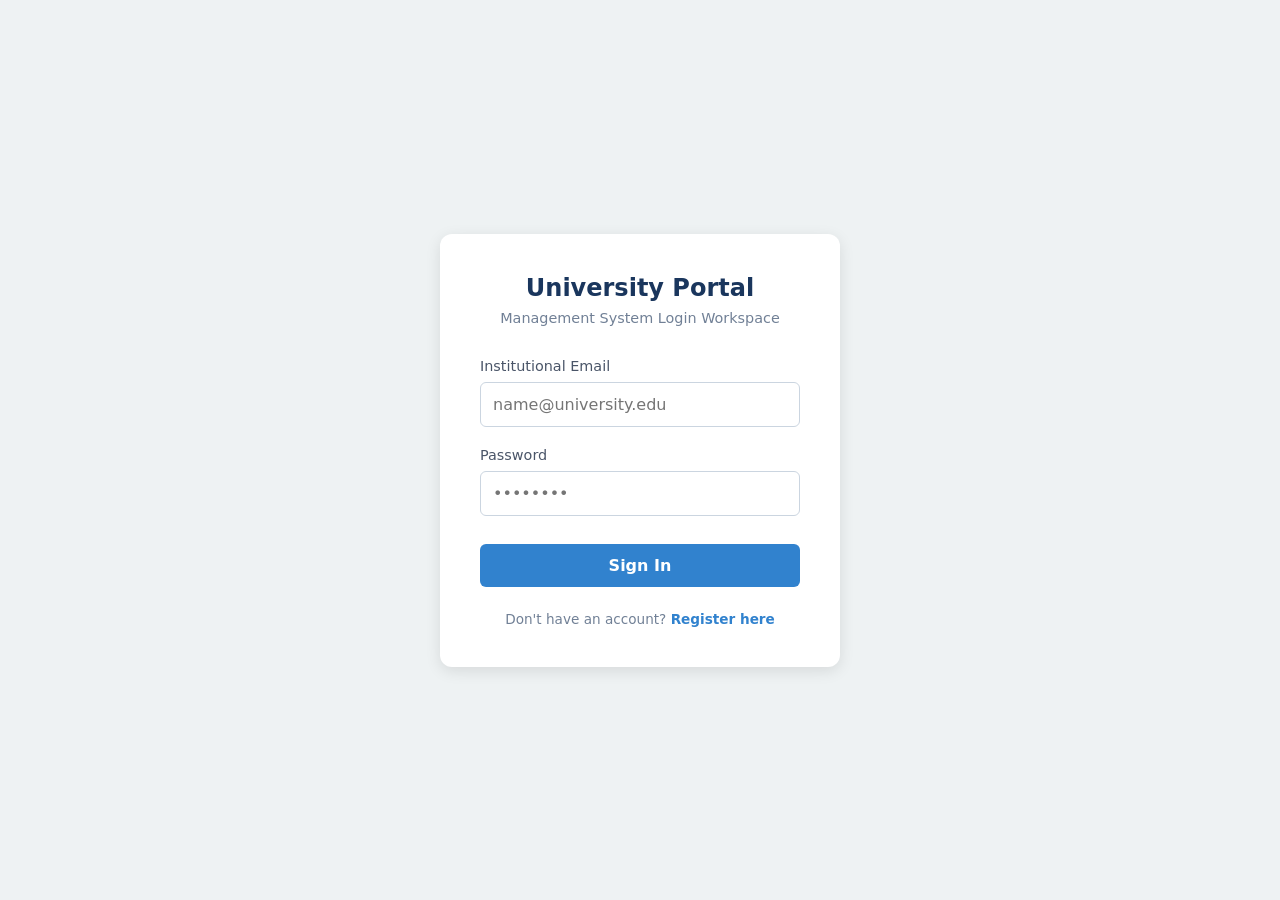
<file: index.html>
<!DOCTYPE html>
<html lang="en">
<head>
    <meta charset="UTF-8">
    <meta name="viewport" content="width=device-width, initial-scale=1.0">
    <title>University Portal - Login</title>
    <!-- 🎨 Connected to Base External Styles -->
    <link rel="stylesheet" href="./assets/css/styles.css">
</head>
<body>

<div class="login-card">
    <h2>University Portal</h2>
    <p class="subtitle">Management System Login Workspace</p>

    <div id="errorBox" class="error-msg"></div>

    <form id="loginForm">
        <div class="form-group">
            <label for="email">Institutional Email</label>
            <input type="email" id="email" placeholder="name@university.edu" required />
        </div>
        <div class="form-group">
            <label for="password">Password</label>
            <input type="password" id="password" placeholder="••••••••" required />
        </div>
        <button type="submit">Sign In</button>
    </form>

    <div class="footer-links">
        Don't have an account? <a href="./register.html">Register here</a>
    </div>
</div>

<!-- 🔌 Connected to Login Logic Script -->
<script type="module" src="./assets/js/login.js"></script>

</body>
</html>
</file>
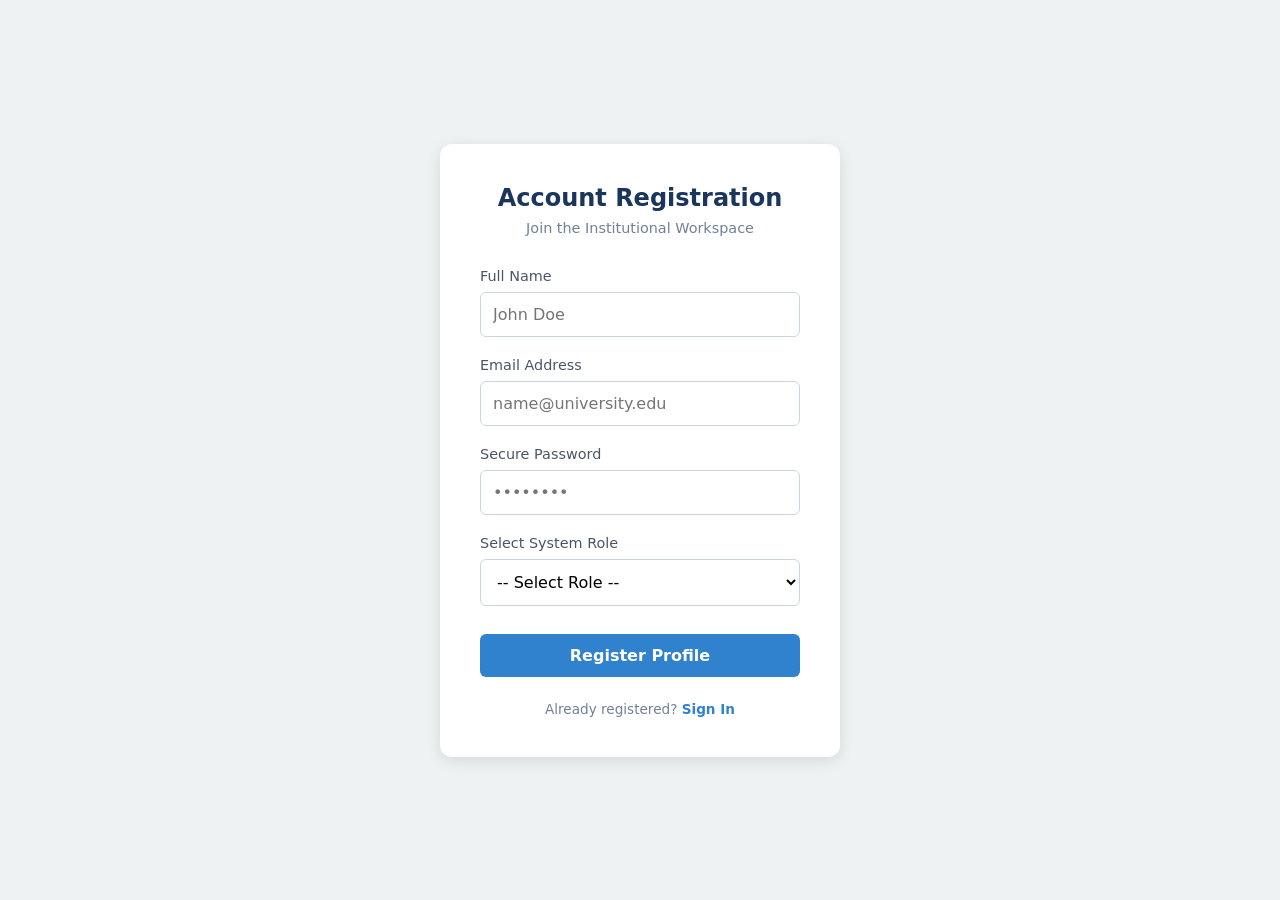
<file: register.html>
<!DOCTYPE html>
<html lang="en">
<head>
    <meta charset="UTF-8">
    <meta name="viewport" content="width=device-width, initial-scale=1.0">
    <title>University Portal - Create Account</title>
    <!-- 🎨 Connected to Base External Styles -->
    <link rel="stylesheet" href="./assets/css/styles.css">
</head>
<body>

<div class="login-card">
    <h2>Account Registration</h2>
    <p class="subtitle">Join the Institutional Workspace</p>

    <div id="errorBox" class="error-msg"></div>

    <form id="registerForm">
        <div class="form-group">
            <label for="regName">Full Name</label>
            <input type="text" id="regName" placeholder="John Doe" required />
        </div>
        <div class="form-group">
            <label for="regEmail">Email Address</label>
            <input type="email" id="regEmail" placeholder="name@university.edu" required />
        </div>
        <div class="form-group">
            <label for="regPassword">Secure Password</label>
            <input type="password" id="regPassword" placeholder="••••••••" minlength="6" required />
        </div>
        <div class="form-group">
            <label for="regRole">Select System Role</label>
            <select id="regRole" required>
                <option value="" disabled selected>-- Select Role --</option>
                <option value="STUDENT">Student</option>
                <option value="FACULTY">Faculty</option>
            </select>
        </div>
        <button type="submit">Register Profile</button>
    </form>

    <div class="footer-links">
        Already registered? <a href="./index.html">Sign In</a>
    </div>
</div>

<!-- 🔌 Connected to Registration Logic Script -->
<script type="module" src="./assets/js/register.js"></script>

</body>
</html>
</file>
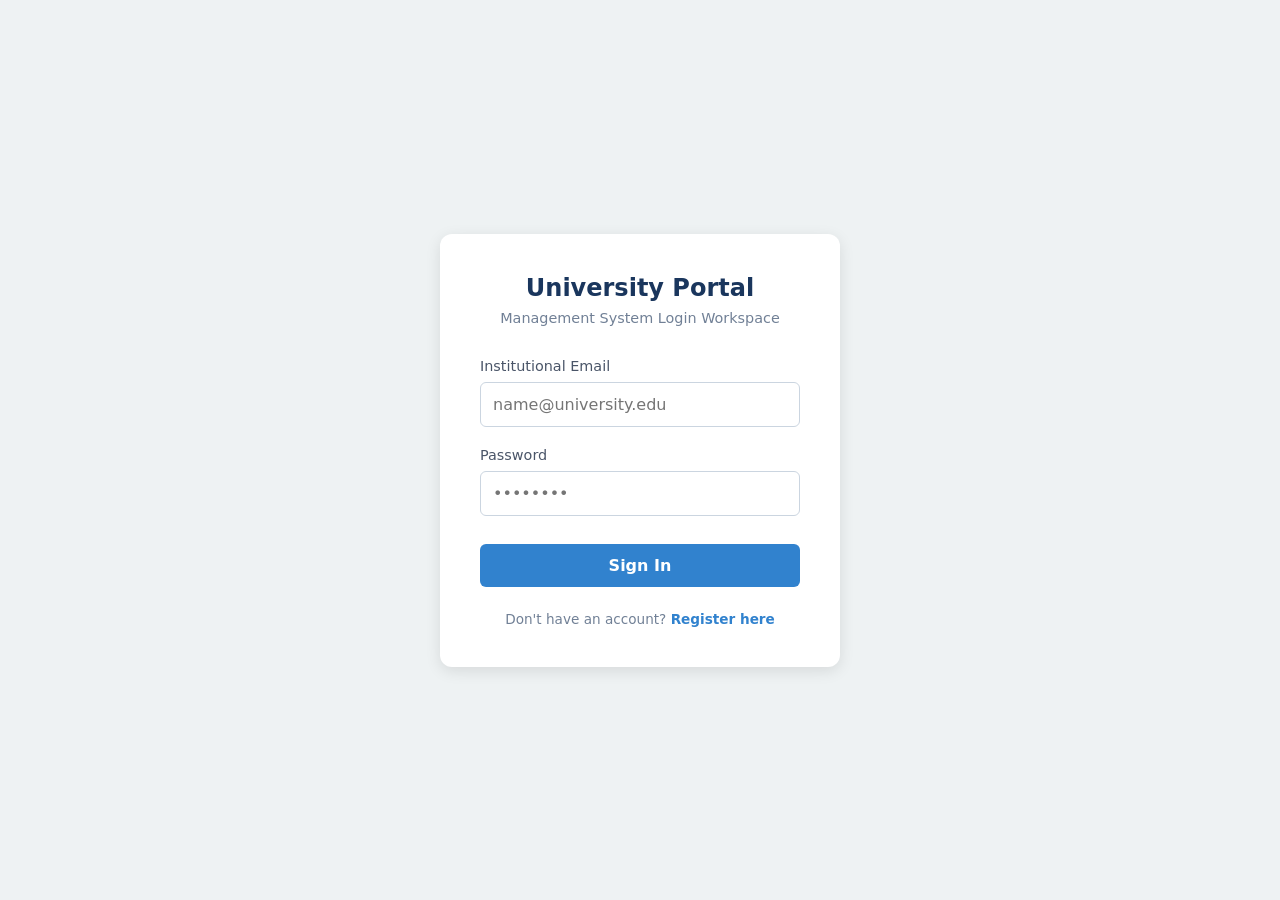
<file: dashboards/admin.html>
<!DOCTYPE html>
<html lang="en">
<head>
    <meta charset="UTF-8">
    <meta name="viewport" content="width=device-width, initial-scale=1.0">
    <title>Administration Console - Navigation Suite</title>
    <!-- 🎨 Connected to External Dashboard Stylesheet -->
    <link rel="stylesheet" href="../assets/css/dashboard.css">
</head>
<body class="admin-dashboard-body">

    <!-- 🧭 LEFT NAVIGATION SIDEBAR -->
    <nav class="sidebar">
        <div class="sidebar-brand">
            🏛️ Campus Admin
        </div>
        <ul class="sidebar-menu">
            <!-- 🏢 Department Operations Links -->
            <li class="sidebar-item active" data-target="view-depts">📂 List of Departments</li>
            <li class="sidebar-item" data-target="deploy-dept">➕ Deploy Department</li>

            <!-- 📚 Course Operations Links -->
            <li class="sidebar-item" data-target="view-courses">📖 List of Courses</li>
            <li class="sidebar-item" data-target="deploy-course">➕ Deploy Courses</li>

            <!-- 🧑‍🏫 Faculty Operations Links -->
            <li class="sidebar-item" data-target="register-faculty">✍️ Register Faculty</li>
            <li class="sidebar-item" data-target="view-faculty">👥 List of All Faculty</li>

            <!-- 🎓 Student Operations Links -->
            <li class="sidebar-item" data-target="register-student">📝 Student Registration</li>
            <li class="sidebar-item" data-target="view-students">👥 List of Registered Students</li>
            <li class="sidebar-item" data-target="view-enrolled">🎓 List of Students Enrolled</li>
        </ul>
        <div class="sidebar-footer">
            <button id="logoutBtn" class="logout-btn">🚪 Terminate Session</button>
        </div>
    </nav>

    <!-- 🖥️ MAIN WORKSPACE CONSOLE WINDOW -->
    <main class="main-content">

        <div class="top-navbar">
            <h2 id="currentNavTitle" class="nav-title-header">List of Departments</h2>
            <div>
                <strong>Identity Flag:</strong> <span id="adminName" class="badge-text-admin">Workspace Management Active</span>
            </div>
        </div>

        <!-- ──────────────── TAB PANEL CONTENT LAYERS ──────────────── -->

        <!-- 📂 TAB 1: LIST OF DEPARTMENTS -->
        <div id="view-depts" class="tab-panel active">
            <div class="panel">
                <h3>Deployed Departments Catalog</h3>
                <div class="scrollable-table-wrapper">
                    <table class="nested-clean-table">
                        <thead>
                            <tr>
                                <th>ID</th>
                                <th>Code</th>
                                <th>Department Identity</th>
                            </tr>
                        </thead>
                        <tbody id="deptTable"></tbody>
                    </table>
                </div>
            </div>
        </div>

        <!-- ➕ TAB 2: DEPLOY DEPARTMENT -->
        <div id="deploy-dept" class="tab-panel">
            <div class="panel partial-width-panel">
                <h3>Deploy Department Infrastructure</h3>
                <form id="deptForm">
                    <input type="text" id="deptName" placeholder="Department Name (e.g., Computer Science)" required />
                    <input type="text" id="deptCode" placeholder="Department Code (e.g., CSE)" class="margin-spacing-field" required />
                    <button type="submit" class="primary-btn">Deploy Department</button>
                </form>
            </div>
        </div>

        <!-- 📖 TAB 3: LIST OF COURSES -->
        <div id="view-courses" class="tab-panel">
            <div class="panel">
                <h3>Academic Course Registry Catalog</h3>
                <!-- 📜 Scrollable Table Wrapper constraints height to exactly 5 elements out-of-the-box -->
                <div class="scrollable-table-wrapper expansive-scrollbox">
                    <table class="nested-clean-table">
                        <thead>
                            <tr>
                                <th>Duration</th>
                                <th>Course Title & Details</th>
                                <th>Actions</th>
                            </tr>
                        </thead>
                        <tbody id="courseTable"></tbody>
                    </table>
                </div>
            </div>
        </div>

        <!-- ➕ TAB 4: DEPLOY COURSES -->
        <div id="deploy-course" class="tab-panel">
            <div class="panel partial-width-panel">
                <h3>Academic Course Registry</h3>
                <form id="courseForm">
                    <input type="text" id="courseName" placeholder="Course Name (e.g., Web Architecture)" required />
                    <input type="text" id="courseDuration" placeholder="Duration (e.g., 4 Months, 1 Semester)" required />
                    <input type="number" id="courseFee" placeholder="Tuition Fee (e.g., 1500.00)" step="0.01" min="1" required />

                    <select id="courseProgramYear" required>
                        <option value="" disabled selected>-- Select Program Year --</option>
                        <option value="1">Year 1</option>
                        <option value="2">Year 2</option>
                        <option value="3">Year 3</option>
                        <option value="4">Year 4</option>
                    </select>

                    <select id="courseDept" required>
                        <option value="" disabled selected>-- Select Department Reference --</option>
                    </select>

                    <button type="submit" class="primary-btn">Deploy Course</button>
                </form>
            </div>
        </div>

        <!-- ✍️ TAB 5: REGISTER FACULTY -->
        <div id="register-faculty" class="tab-panel">
            <div class="panel full-width">
                <h3>Faculty Accounts Provisioning</h3>
                <div class="form-wrapper-box-faculty">
                    <h4 class="form-title-text">Register New Faculty Profile</h4>
                    <form id="adminFacultyRegForm" class="grid-form-faculty">
                        <input type="text" id="facRegName" placeholder="Faculty Full Name (e.g., Dr. Smith)" required />
                        <input type="text" id="facRegUsername" placeholder="Unique Username (e.g., smith_doc)" required />
                        <input type="email" id="facRegEmail" placeholder="faculty@university.edu" required />
                        <input type="text" id="facRegSpecialization" placeholder="Specialization (e.g., Cyber Security)" required />
                        <input type="password" id="facRegPassword" placeholder="Secure Password" minlength="6" required />

                        <select id="facRegDept" class="span-two-columns" required>
                            <option value="" disabled selected>-- Select Mapped Department --</option>
                        </select>

                        <button type="submit" class="primary-btn span-two-columns margin-top-button">Deploy Faculty Account</button>
                    </form>
                </div>
            </div>
        </div>

        <!-- 👥 TAB 6: LIST OF ALL FACULTY -->
        <div id="view-faculty" class="tab-panel">
            <div class="panel full-width">
                <h3>Registered Institutional Faculty Roster</h3>
                <div class="scrollable-table-wrapper">
                    <table class="nested-clean-table">
                        <thead>
                            <tr>
                                <th>User ID</th>
                                <th>Name</th>
                                <th>Email</th>
                                <th>Assigned Context</th>
                                <th>Action</th>
                            </tr>
                        </thead>
                        <tbody id="facultyProfilesTable"></tbody>
                    </table>
                </div>
            </div>
        </div>

        <!-- 📝 TAB 7: STUDENT REGISTRATION -->
        <div id="register-student" class="tab-panel">
            <div class="panel full-width">
                <h3>Student Accounts Provisioning</h3>
                <div class="form-wrapper-box-student">
                    <h4 class="form-title-text">Onboard New Student Profile</h4>
                    <form id="adminStudentRegForm" class="grid-form-student">
                        <input type="text" id="stdRegName" placeholder="Student Full Name (e.g., John Doe)" required />
                        <input type="text" id="stdRegUsername" placeholder="Unique Login Username (e.g., john_std)" required />
                        <input type="email" id="stdRegEmail" placeholder="student@university.edu" required />
                        <input type="password" id="stdRegPassword" placeholder="Secure Password" minlength="6" required />

                        <select id="stdRegDept" class="span-two-columns" required>
                            <option value="" disabled selected>-- Select Mapped Department --</option>
                        </select>

                        <button type="submit" class="primary-btn span-two-columns margin-top-button">Deploy Student Account</button>
                    </form>
                </div>
            </div>
        </div>

        <!-- 👥 TAB 8: LIST OF REGISTERED STUDENTS -->
        <div id="view-students" class="tab-panel">
            <div class="panel full-width">
                <h3>Registered Institutional Student Base</h3>
                <div class="scrollable-table-wrapper">
                    <table class="nested-clean-table">
                        <thead>
                            <tr>
                                <th>User ID</th>
                                <th>Name</th>
                                <th>Email</th>
                                <th>Assigned Context</th>
                                <th>Action</th>
                            </tr>
                        </thead>
                        <!-- id matches document.getElementById('profilesTable') in adminDashboard.js -->
                        <tbody id="profilesTable"></tbody>
                    </table>
                </div>
            </div>
        </div>

        <!-- 🎓 TAB 9: LIST OF STUDENTS ENROLLED -->
        <div id="view-enrolled" class="tab-panel">
            <div class="panel full-width">
                <h3>Course Enrollment Roster</h3>

                <!-- 🧑‍🏫 Assigned Instructor Meta Display Bar -->
                <div id="assignedFacultyBox" class="assigned-faculty-box">
                    Assigned Instructor: Querying registry...
                </div>

                <!-- 🎓 Enrolled Students Roster Grid Layout Table -->
                <div class="scrollable-table-wrapper">
                    <table class="nested-clean-table">
                        <thead>
                            <tr>
                                <th>Enrollment ID</th>
                                <th>Student Name</th>
                                <th>Student ID</th>
                                <th>Academic Year</th>
                                <th>Term Grade</th>
                            </tr>
                        </thead>
                        <tbody id="rosterTableBody">
                            <!-- Loaded dynamically via JavaScript trigger pipeline -->
                        </tbody>
                    </table>
                </div>
            </div>
        </div>

    </main>

    <!-- ─── UNIFIED MODAL DIALOG DISPLAY WINDOW (per-course quick view, still available from course table Actions) ─── -->
    <div id="rosterModal" class="modal">
        <div class="modal-content" style="max-width: 750px;">
            <button class="close-modal" id="closeRosterModal">&times;</button>
            <h3 id="rosterModalTitle" style="margin-bottom: 15px;">Course Overview</h3>

            <div id="modalAssignedFacultyBox" class="assigned-faculty-box">
                Assigned Instructor: Querying registry...
            </div>

            <h4 style="color: #4a5568; margin-bottom: 10px; font-size: 1rem;">Enrolled Student Roster</h4>
            <table>
                <thead>
                    <tr>
                        <th>Enrollment ID</th>
                        <th>Student Name</th>
                        <th>Student ID</th>
                        <th>Academic Year</th>
                        <th>Term Grade</th>
                    </tr>
                </thead>
                <tbody id="modalRosterTableBody">
                    <!-- Loaded dynamically via JavaScript trigger pipeline -->
                </tbody>
            </table>
        </div>
    </div>

    <!-- 🔌 External Modular JavaScript Bundle Link -->
    <script type="module" src="../assets/js/adminDashboard.js"></script>

    <!-- 🧭 Sidebar Tab Switching Logic -->
    <script>
        document.querySelectorAll('.sidebar-item').forEach(item => {
            item.addEventListener('click', () => {
                document.querySelectorAll('.sidebar-item').forEach(i => i.classList.remove('active'));
                document.querySelectorAll('.tab-panel').forEach(p => p.classList.remove('active'));

                item.classList.add('active');
                const target = document.getElementById(item.dataset.target);
                if (target) target.classList.add('active');

                document.getElementById('currentNavTitle').textContent = item.textContent.trim().replace(/^\S+\s/, '');
            });
        });
    </script>

</body>
</html>
</file>
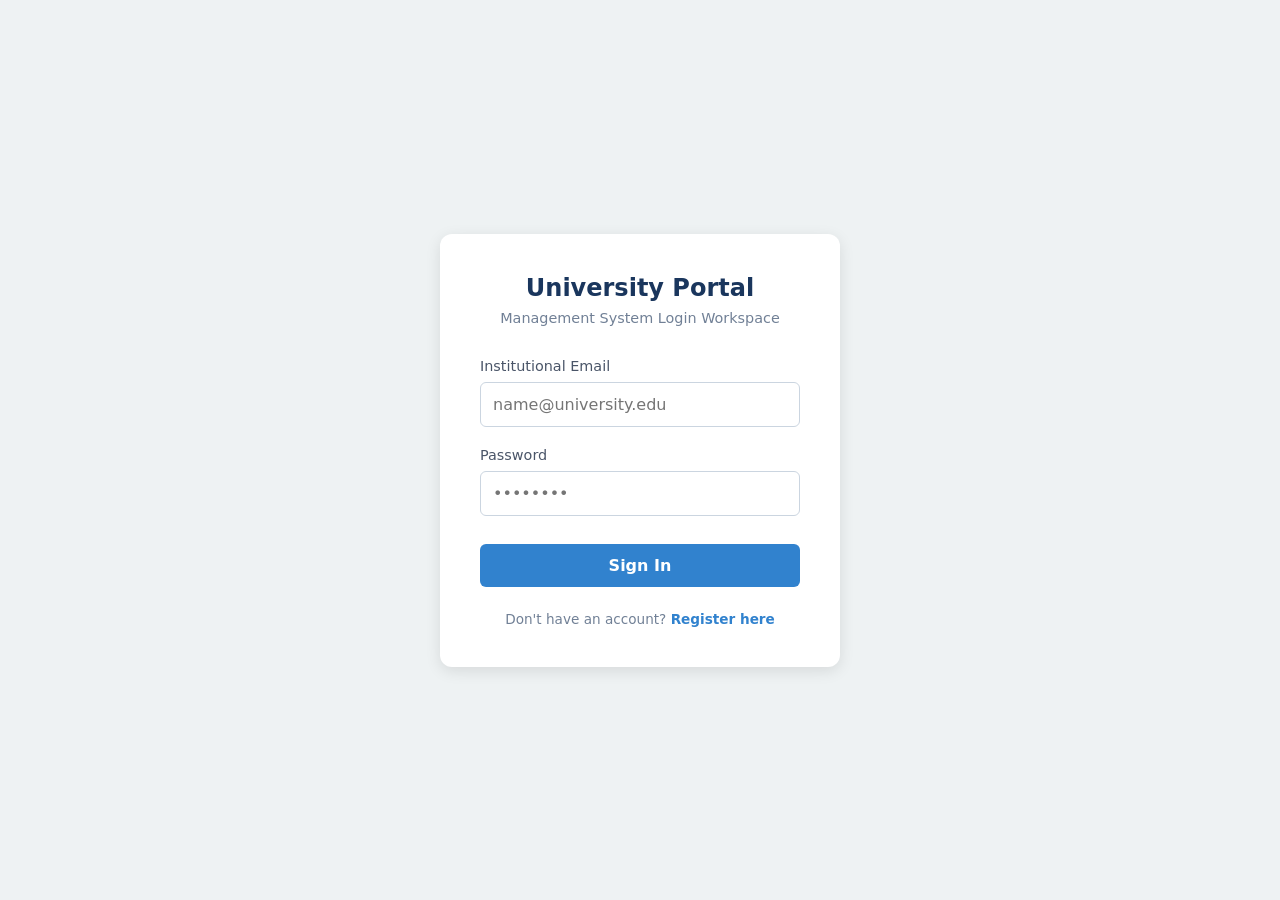
<file: dashboards/faculty.html>
<!DOCTYPE html>
<html lang="en">
<head>
    <meta charset="UTF-8">
    <meta name="viewport" content="width=device-width, initial-scale=1.0">
    <title>Faculty Portal Suite</title>
    <!-- 🎨 Connected to External Dashboard Stylesheet -->
    <link rel="stylesheet" href="../assets/css/dashboard.css">
</head>
<body class="admin-dashboard-body">

    <!-- 🧭 LEFT NAVIGATION SIDEBAR -->
    <nav class="sidebar">
        <div class="sidebar-brand">
            🧑‍🏫 Faculty Portal
        </div>
        <ul class="sidebar-menu">
            <li class="sidebar-item active" data-target="view-grading-roster">📊 Evaluation Roster</li>
        </ul>
        <div class="sidebar-footer">
            <button id="logoutBtn" class="logout-btn">🚪 Logout Session</button>
        </div>
    </nav>

    <!-- 🖥️ MAIN WORKSPACE CONSOLE WINDOW -->
    <main class="main-content">

        <!-- 🔧 FIX: this block was missing its opening <div> before "Faculty Session:",
             leaving an unmatched closing </div> that broke the surrounding layout. -->
        <div class="top-navbar">
            <h2 id="currentNavTitle" class="nav-title-header">Evaluation Roster</h2>
            <div>
                <strong>Faculty Session:</strong>
                <span id="facultyWelcomeName" class="badge-text-admin">Welcome, Instructor</span>
            </div>
        </div>

        <!-- ──────────────── TAB PANEL CONTENT LAYER ──────────────── -->

        <!-- 📊 TAB 1: ASSIGNED ENROLLMENT & GRADING ROSTER -->
        <div id="view-grading-roster" class="tab-panel active">
            <div class="panel">
                <h3>Assigned Class Enrollment & Grading Roster</h3>
                <div class="scrollable-table-wrapper expansive-scrollbox">
                    <table class="nested-clean-table">
                        <thead>
                            <tr>
                                <th>Enrollment ID</th>
                                <th>Student Name</th>
                                <th>Enrolled Course</th>
                                <th>Academic Year</th>
                                <th>Current Grade Status</th>
                                <th>Action Choice</th>
                            </tr>
                        </thead>
                        <tbody id="facultyRosterTable"></tbody>
                    </table>
                </div>
            </div>
        </div>

    </main>

    <!-- 📝 PERFORMANCE GRADING MODAL POPUP DIALOG WINDOW -->
    <div id="gradeModal" class="modal">
        <div class="modal-content" style="max-width: 500px;">
            <button class="close-modal" id="closeGradeModal">&times;</button>
            <h3 class="modal-headline">Assign Academic Performance Mark</h3>
            <form id="gradeForm">
                <input type="hidden" id="modalEnrollId" />

                <label class="form-field-label">Letter Grade / Percentage Value</label>
                <input type="text" id="studentGradeInput" placeholder="e.g., A+, B, 92%, Excellent" required />

                <button type="submit" class="primary-btn" style="margin-top: 10px;">Post Official Grade Change</button>
            </form>
        </div>
    </div>

    <!-- 🔌 External Modular Faculty JavaScript Bundle Link -->
    <script type="module" src="../assets/js/facultyDashboard.js"></script>

</body>
</html>
</file>
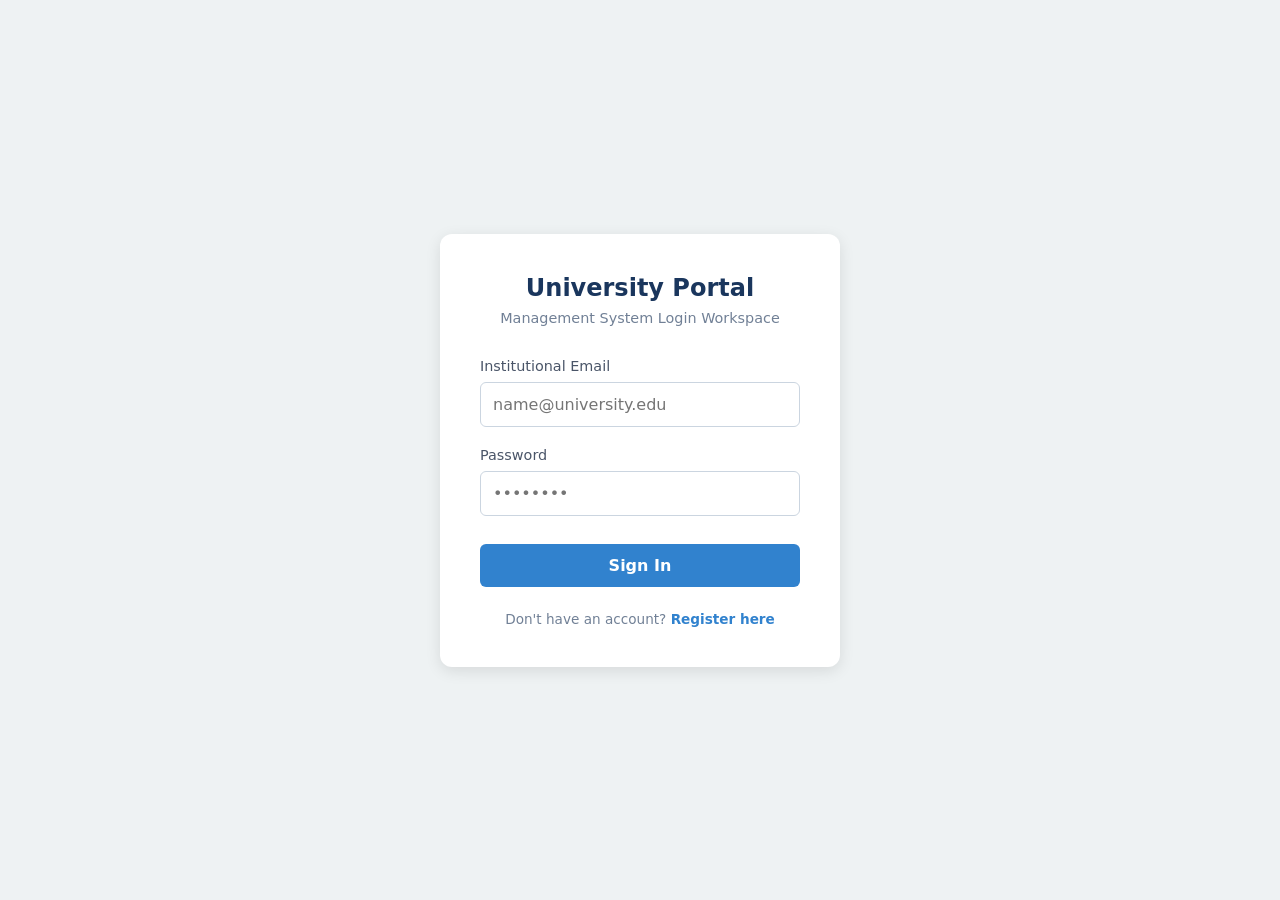
<file: dashboards/student.html>
<!DOCTYPE html>
<html lang="en">
<head>
    <meta charset="UTF-8">
    <meta name="viewport" content="width=device-width, initial-scale=1.0">
    <title>Student Control Center - Portal Suite</title>
    <!-- 🎨 Connected to External Dashboard Stylesheet -->
    <link rel="stylesheet" href="../assets/css/dashboard.css">
    <style>
        /* Scoped additions for the enhanced student dashboard.
           Kept local so we don't have to touch the shared dashboard.css file. */

        .catalog-toolbar {
            display: flex;
            gap: 12px;
            flex-wrap: wrap;
            margin-bottom: 14px;
        }
        .catalog-toolbar input[type="text"] {
            flex: 1;
            min-width: 220px;
        }
        .catalog-toolbar select {
            min-width: 160px;
            padding: 8px 10px;
            border-radius: 6px;
            border: 1px solid #e2e8f0;
            background: #fff;
            color: #4a5568;
        }

        #catalogStatsBar {
            display: flex;
            gap: 12px;
            flex-wrap: wrap;
            margin-bottom: 18px;
        }
        .stat-pill {
            flex: 1;
            min-width: 140px;
            background: #f7fafc;
            border: 1px solid #e2e8f0;
            border-radius: 10px;
            padding: 12px 16px;
            display: flex;
            flex-direction: column;
            gap: 2px;
        }
        .stat-pill strong {
            font-size: 1.4rem;
            color: #2d3748;
        }
        .stat-pill span {
            font-size: 0.8rem;
            color: #718096;
        }
        .stat-pill-success strong {
            color: #2f855a;
        }

        #toastContainer {
            position: fixed;
            top: 20px;
            right: 20px;
            display: flex;
            flex-direction: column;
            gap: 10px;
            z-index: 9999;
        }
        .toast-item {
            padding: 12px 18px;
            border-radius: 8px;
            color: #fff;
            font-size: 0.9rem;
            box-shadow: 0 4px 12px rgba(0,0,0,0.15);
            opacity: 0;
            transform: translateX(20px);
            transition: opacity 0.3s ease, transform 0.3s ease;
        }
        .toast-item.toast-visible {
            opacity: 1;
            transform: translateX(0);
        }
        .toast-success { background: #2f855a; }
        .toast-error { background: #c53030; }

        .profile-summary-box {
            background: #f7fafc;
            border: 1px solid #e2e8f0;
            border-radius: 10px;
            padding: 16px 20px;
        }
        .profile-row {
            padding: 6px 0;
            color: #4a5568;
            border-bottom: 1px solid #edf2f7;
        }
        .profile-row:last-child { border-bottom: none; }

        .info-note {
            background: #fffaf0;
            border: 1px solid #feebc8;
            color: #7b5b12;
            border-radius: 8px;
            padding: 10px 14px;
            font-size: 0.85rem;
            margin-top: 14px;
        }

        /* Fallback button styling in case dashboard.css doesn't already define these */
        .action-btn.btn-danger {
            background: #c53030;
            color: #fff;
            border: none;
        }
        .action-btn.btn-danger:hover {
            background: #9b2c2c;
        }
        .action-btn.btn-secondary {
            background: #edf2f7;
            color: #4a5568;
            border: 1px solid #cbd5e0;
        }

        .address-actions {
            display: flex;
            gap: 10px;
            align-items: center;
            margin-top: 6px;
        }
    </style>
</head>
<body class="admin-dashboard-body">

    <!-- 🧭 LEFT NAVIGATION SIDEBAR -->
    <nav class="sidebar">
        <div class="sidebar-brand">
            🎓 Student Portal
        </div>
        <ul class="sidebar-menu">
            <li class="sidebar-item active" data-target="view-catalog">📖 Course Registration</li>
            <li class="sidebar-item" data-target="view-enrollments">🎓 My Enrollments</li>
            <li class="sidebar-item" data-target="view-profile">👤 My Profile</li>
            <li class="sidebar-item" data-target="configure-address">🏠 Residential Address</li>
        </ul>
        <div class="sidebar-footer">
            <button id="logoutBtn" class="logout-btn">🚪 Logout Session</button>
        </div>
    </nav>

    <!-- 🖥️ MAIN WORKSPACE CONSOLE WINDOW -->
    <main class="main-content">

        <div class="top-navbar">
            <h2 id="currentNavTitle" class="nav-title-header">Course Registration</h2>
            <div>
                <strong>Student Session:</strong>
                <span id="stdWelcome" class="badge-text-admin">Loading profile contexts...</span>
            </div>
        </div>

        <!-- ──────────────── TAB PANEL CONTENT LAYERS ──────────────── -->

        <!-- 📖 TAB 1: DYNAMIC COURSE ENROLLMENT SELECTION PLATFORM -->
        <div id="view-catalog" class="tab-panel active">
            <div class="panel">
                <h3>Academic Course Registration Catalog</h3>

                <!-- Quick stats so a student instantly sees how many courses exist and how many they've taken -->
                <div id="catalogStatsBar"></div>

                <div class="catalog-toolbar">
                    <input type="text" id="catalogSearchField" placeholder="Search catalog by course title..." />
                    <select id="departmentFilterSelect">
                        <option value="ALL">All Departments</option>
                    </select>
                    <select id="yearFilterSelect">
                        <option value="ALL">All Program Years</option>
                        <option value="1">Year 1</option>
                        <option value="2">Year 2</option>
                        <option value="3">Year 3</option>
                        <option value="4">Year 4</option>
                    </select>
                </div>

                <div class="scrollable-table-wrapper expansive-scrollbox">
                    <table class="nested-clean-table">
                        <thead>
                            <tr>
                                <th>Duration</th>
                                <th>Course</th>
                                <th>Department</th>
                                <th>Action</th>
                            </tr>
                        </thead>
                        <tbody id="studentCatalogTable"></tbody>
                    </table>
                </div>
            </div>
        </div>

        <!-- 🎓 TAB 2: MY ENROLLMENTS — everything the student has already signed up for, with drop support -->
        <div id="view-enrollments" class="tab-panel">
            <div class="panel">
                <h3>My Enrolled Courses</h3>
                <div class="scrollable-table-wrapper expansive-scrollbox">
                    <table class="nested-clean-table">
                        <thead>
                            <tr>
                                <th>Course</th>
                                <th>Duration</th>
                                <th>Department</th>
                                <th>Status / Term Info</th>
                                <th>Actions</th>
                            </tr>
                        </thead>
                        <tbody id="myEnrollmentsTable"></tbody>
                    </table>
                </div>
            </div>
        </div>

        <!-- 👤 TAB 3: MY PROFILE — read-only summary (profile edits are Admin-managed now) -->
        <div id="view-profile" class="tab-panel">
            <div class="panel partial-width-panel">
                <h3>My Profile</h3>

                <div id="profileSummaryView" class="profile-summary-box"></div>

                <div class="info-note">
                    ℹ️ Profile details (name, email, department) are managed by the administration
                    office and can't be edited from the student portal. Contact your admin office
                    if any of this information needs to change.
                </div>
            </div>
        </div>

        <!-- 🏠 TAB 4: ADDRESS CONFIGURATION PROFILE PANEL -->
        <div id="configure-address" class="tab-panel">
            <div class="panel partial-width-panel">
                <h3>Residential Mailing Address Record</h3>
                <form id="addressForm">
                    <h4 id="addressFormTitle" class="form-title-text" style="margin-bottom: 5px;">Add Residential Address</h4>

                    <label class="form-field-label">City Location</label>
                    <input type="text" id="addrCity" placeholder="e.g., Visakhapatnam" required />

                    <label class="form-field-label">State Location</label>
                    <input type="text" id="addrState" placeholder="e.g., Andhra Pradesh" required />

                    <label class="form-field-label">Postal Pincode (Exactly 6 digits)</label>
                    <input type="text" id="addrPincode" placeholder="e.g., 530001" maxlength="6" pattern="^[0-9]{6}$" title="Pincode must contain exactly 6 digits" required />

                    <div class="address-actions">
                        <button type="submit" id="addressSubmitBtn" class="primary-btn">Save Address</button>
                        <button type="button" id="addressDeleteBtn" class="action-btn btn-danger" style="display:none;">Remove Address</button>
                    </div>
                </form>

                <h4 class="form-title-text" style="margin-top: 20px; margin-bottom: 5px;">Currently Configured Address:</h4>
                <div id="currentAddressDetailView" class="info-alert-callout-box" style="background:#f7fafc; color:#4a5568; border-color:#e2e8f0;">
                    No primary address configured yet.
                </div>
            </div>
        </div>

    </main>

    <!-- Legacy summary hook kept for compatibility with existing renderCurrentAddress() calls -->
    <div id="currentAddressView" style="display:none;"></div>

    <!-- 🔌 External Modular JavaScript Bundle Link -->
    <script type="module" src="../assets/js/studentDashboard.js"></script>

</body>
</html>
</file>
<file: assets/css/styles.css>
/* assets/css/styles.css */
* {
    box-sizing: border-box;
    margin: 0;
    padding: 0;
    font-family: 'Segoe UI', system-ui, sans-serif;
}

body {
    display: flex;
    justify-content: center;
    align-items: center;
    min-height: 100vh;
    background: #eef2f3;
}

.login-card {
    background: white;
    padding: 2.5rem;
    border-radius: 12px;
    box-shadow: 0 4px 15px rgba(0,0,0,0.1);
    width: 100%;
    max-width: 400px;
}

h2 {
    color: #1a365d;
    margin-bottom: 0.5rem;
    text-align: center;
}

p.subtitle {
    color: #718096;
    text-align: center;
    margin-bottom: 2rem;
    font-size: 0.9rem;
}

.form-group {
    margin-bottom: 1.25rem;
}

label {
    display: block;
    margin-bottom: 0.5rem;
    color: #4a5568;
    font-weight: 500;
    font-size: 0.9rem;
}

input, select {
    width: 100%;
    padding: 0.75rem;
    border: 1px solid #cbd5e0;
    border-radius: 6px;
    font-size: 1rem;
    background: white;
}

input:focus, select:focus {
    outline: none;
    border-color: #3182ce;
}

button {
    width: 100%;
    padding: 0.75rem;
    background: #3182ce;
    color: white;
    border: none;
    border-radius: 6px;
    font-size: 1rem;
    font-weight: 600;
    cursor: pointer;
    margin-top: 0.5rem;
}

button:hover {
    background: #2b6cb0;
}

.footer-links {
    text-align: center;
    margin-top: 1.5rem;
    font-size: 0.85rem;
    color: #718096;
}

.footer-links a {
    color: #3182ce;
    text-decoration: none;
    font-weight: 600;
}

.error-msg {
    color: #e53e3e;
    background: #fff5f5;
    padding: 0.5rem;
    border-radius: 4px;
    border: 1px solid #fed7d7;
    font-size: 0.85rem;
    margin-bottom: 1rem;
    display: none;
    text-align: center;
}
</file>
<file: assets/css/dashboard.css>
/* ============================================================
   REGISTRAR LEDGER — Campus Admin Console
   Token system: parchment page, navy ledger spine, burgundy ink,
   brass accents, hairline rules. Signature: protruding index tabs.
   ============================================================ */

:root {
    --paper:        #F3EEE1;
    --paper-raised: #FBF8F0;
    --ink:          #241F14;
    --ink-soft:     #5B5340;
    --spine:        #161F38;
    --spine-raised: #202B4D;
    --spine-text:   #D8D3C4;
    --rule:         #CBBFA0;
    --rule-soft:    #E2DAC4;
    --burgundy:     #7A2E2E;
    --burgundy-dark:#5E2222;
    --brass:        #A9791F;
    --brass-soft:   #EFE3C0;
    --success:      #2F855A;
    --success-dark: #276749;

    /* System font stacks: no network request, renders instantly,
       and matches what people expect from a serious admin tool. */
    --font-display: 'Segoe UI', Arial, 'Helvetica Neue', Helvetica, sans-serif;
    --font-body:    Arial, 'Helvetica Neue', Helvetica, sans-serif;
    --font-mono:    'Consolas', 'Courier New', monospace;
}

* { box-sizing: border-box; }

html, body {
    margin: 0;
    padding: 0;
    font-family: var(--font-body);
    color: var(--ink);
    background: var(--paper);
}

body.admin-dashboard-body {
    display: flex;
    min-height: 100vh;
}

h1, h2, h3, h4 {
    font-family: var(--font-display);
    color: var(--ink);
    margin: 0 0 6px 0;
    letter-spacing: 0.01em;
}

/* ============================================================
   SIDEBAR — the ledger spine
   ============================================================ */

.sidebar {
    width: 250px;
    flex-shrink: 0;
    background: var(--spine);
    color: var(--spine-text);
    display: flex;
    flex-direction: column;
    position: sticky;
    top: 0;
    height: 100vh;
    border-right: 1px solid var(--brass);
}

.sidebar-brand {
    font-family: var(--font-display);
    font-weight: 700;
    font-size: 1.15rem;
    color: var(--brass-soft);
    padding: 22px 20px;
    border-bottom: 1px solid rgba(216, 211, 196, 0.15);
    letter-spacing: 0.02em;
}

.sidebar-menu {
    list-style: none;
    margin: 14px 0 0 0;
    padding: 0;
    flex: 1;
}

/* Signature element: index-tab nav items.
   Active item cuts a notch into the page and visually
   overlaps the paper, like a real ledger divider tab. */
.sidebar-item {
    position: relative;
    padding: 12px 20px 12px 24px;
    font-size: 0.88rem;
    font-family: var(--font-body);
    cursor: pointer;
    border-left: 3px solid transparent;
    color: var(--spine-text);
    transition: background 0.15s ease, border-color 0.15s ease, padding 0.15s ease;
}

.sidebar-item:hover {
    background: rgba(216, 211, 196, 0.08);
}

.sidebar-item.active {
    background: var(--paper);
    color: var(--burgundy-dark);
    font-weight: 600;
    border-left: 3px solid var(--brass);
    margin-right: -1px;
    border-top-left-radius: 3px;
    border-bottom-left-radius: 3px;
    box-shadow: inset 0 1px 0 var(--rule-soft), inset 0 -1px 0 var(--rule-soft);
}

.sidebar-item.active::after {
    content: "";
    position: absolute;
    right: -1px;
    top: 0;
    bottom: 0;
    width: 6px;
    background: var(--paper);
}

.sidebar-footer {
    padding: 18px 20px;
    border-top: 1px solid rgba(216, 211, 196, 0.15);
}

.logout-btn {
    width: 100%;
    background: transparent;
    color: var(--spine-text);
    border: 1px solid rgba(216, 211, 196, 0.35);
    padding: 9px 12px;
    font-family: var(--font-mono);
    font-size: 0.78rem;
    letter-spacing: 0.03em;
    cursor: pointer;
    transition: background 0.15s ease, color 0.15s ease;
}

.logout-btn:hover {
    background: var(--burgundy);
    border-color: var(--burgundy);
    color: #fff;
}

/* ============================================================
   MAIN CONTENT
   ============================================================ */

.main-content {
    flex: 1;
    padding: 30px 36px 60px;
    max-width: 1180px;
}

.top-navbar {
    display: flex;
    align-items: baseline;
    justify-content: space-between;
    border-bottom: 2px solid var(--ink);
    padding-bottom: 14px;
    margin-bottom: 26px;
}

.nav-title-header {
    font-size: 1.5rem;
    font-weight: 600;
}

.badge-text-admin {
    font-family: var(--font-mono);
    font-size: 0.75rem;
    color: var(--burgundy-dark);
    background: var(--brass-soft);
    border: 1px solid var(--brass);
    padding: 4px 10px;
    letter-spacing: 0.03em;
}

/* ============================================================
   TAB PANELS
   ============================================================ */

.tab-panel { display: none; }
.tab-panel.active { display: block; animation: ledgerFade 0.2s ease; }

@keyframes ledgerFade {
    from { opacity: 0; transform: translateY(4px); }
    to   { opacity: 1; transform: translateY(0); }
}

.panel {
    background: var(--paper-raised);
    border: 1px solid var(--rule);
    padding: 24px 26px;
    margin-bottom: 20px;
}

.panel.partial-width-panel { max-width: 520px; }
.panel.full-width { width: 100%; }

.panel h3 {
    font-size: 1.1rem;
    padding-bottom: 10px;
    border-bottom: 1px solid var(--rule);
    margin-bottom: 18px;
}

/* ============================================================
   FORMS
   ============================================================ */

form { display: flex; flex-direction: column; gap: 12px; }

input, select {
    font-family: var(--font-body);
    font-size: 0.92rem;
    color: var(--ink);
    background: var(--paper);
    border: 1px solid var(--rule);
    padding: 10px 12px;
    outline: none;
    transition: border-color 0.15s ease;
}

input:focus, select:focus {
    border-color: var(--burgundy);
    box-shadow: 0 0 0 3px rgba(122, 46, 46, 0.12);
}

input::placeholder { color: var(--ink-soft); opacity: 0.75; }

.margin-spacing-field { margin: 4px 0; }

/* Field labels used by the student address form and the faculty grading modal
   (previously undefined — inputs had no visible label styling) */
.form-field-label {
    font-family: var(--font-mono);
    font-size: 0.75rem;
    color: var(--ink-soft);
    letter-spacing: 0.03em;
    text-transform: uppercase;
    margin-bottom: -6px;
}

.primary-btn {
    font-family: var(--font-display);
    font-weight: 600;
    font-size: 0.92rem;
    background: var(--burgundy);
    color: #fff;
    border: none;
    padding: 11px 18px;
    cursor: pointer;
    letter-spacing: 0.01em;
    transition: background 0.15s ease;
}

.primary-btn:hover { background: var(--burgundy-dark); }

/* Faculty / student provisioning cards */
.form-wrapper-box-faculty,
.form-wrapper-box-student {
    background: var(--brass-soft);
    border: 1px solid var(--rule);
    padding: 20px;
}

.form-title-text {
    font-size: 0.98rem;
    color: var(--burgundy-dark);
    margin-bottom: 14px;
}

.grid-form-faculty,
.grid-form-student {
    display: grid;
    grid-template-columns: 1fr 1fr;
    gap: 12px;
}

.span-two-columns { grid-column: span 2; }
.margin-top-button { margin-top: 4px; }

@media (max-width: 720px) {
    .grid-form-faculty,
    .grid-form-student { grid-template-columns: 1fr; }
    .span-two-columns { grid-column: span 1; }
}

/* ============================================================
   TABLES — ruled ledger rows
   ============================================================ */

.scrollable-table-wrapper {
    max-height: 340px;
    overflow-y: auto;
    border: 1px solid var(--rule);
}

.scrollable-table-wrapper.expansive-scrollbox { max-height: 460px; }

table {
    width: 100%;
    border-collapse: collapse;
    font-size: 0.88rem;
}

.nested-clean-table thead th,
table thead th {
    position: sticky;
    top: 0;
    background: var(--spine);
    color: var(--spine-text);
    font-family: var(--font-mono);
    font-weight: 500;
    font-size: 0.72rem;
    letter-spacing: 0.05em;
    text-transform: uppercase;
    text-align: left;
    padding: 10px 14px;
    border-bottom: 1px solid var(--brass);
}

.nested-clean-table tbody td,
table tbody td {
    padding: 10px 14px;
    border-bottom: 1px solid var(--rule-soft);
    font-family: var(--font-mono);
    color: var(--ink);
    vertical-align: top;
}

.nested-clean-table tbody tr:nth-child(even),
table tbody tr:nth-child(even) {
    background: rgba(203, 191, 160, 0.14);
}

.nested-clean-table tbody tr:hover,
table tbody tr:hover {
    background: var(--brass-soft);
}

table tbody td:empty::before {
    content: "—";
    color: var(--ink-soft);
    font-family: var(--font-mono);
}

/* Action buttons inside table cells */
table button,
.nested-clean-table button {
    font-family: var(--font-mono);
    font-size: 0.72rem;
    background: transparent;
    border: 1px solid var(--burgundy);
    color: var(--burgundy-dark);
    padding: 4px 10px;
    cursor: pointer;
    margin-right: 6px;
    transition: background 0.15s ease, color 0.15s ease;
}

table button:hover,
.nested-clean-table button:hover {
    background: var(--burgundy);
    color: #fff;
}

/* ============================================================
   BADGES — small ledger-stamp labels used inside table cells
   (referenced across admin/student/faculty JS as badge-student,
   badge-faculty, badge-admin — previously undefined in this
   stylesheet, so they were rendering as unstyled inline text)
   ============================================================ */

.badge {
    display: inline-block;
    font-family: var(--font-mono);
    font-size: 0.72rem;
    font-weight: 500;
    letter-spacing: 0.03em;
    padding: 3px 9px;
    border: 1px solid;
    white-space: nowrap;
}

.badge-student {
    color: var(--spine);
    background: rgba(22, 31, 56, 0.08);
    border-color: var(--spine-raised);
}

.badge-faculty {
    color: var(--burgundy-dark);
    background: rgba(122, 46, 46, 0.08);
    border-color: var(--burgundy);
}

.badge-admin {
    color: var(--brass);
    background: var(--brass-soft);
    border-color: var(--brass);
}

/* ============================================================
   ACTION BUTTONS — table row action controls
   (referenced across admin/student/faculty JS as action-btn,
   btn-delete, and btn-success — btn-success was previously
   undefined, so Enroll/Grade buttons fell back to plain
   unstyled buttons)
   ============================================================ */

.action-btn {
    font-family: var(--font-mono);
    font-size: 0.72rem;
    background: transparent;
    border: 1px solid var(--rule);
    color: var(--ink-soft);
    padding: 4px 10px;
    cursor: pointer;
    margin-right: 6px;
    transition: background 0.15s ease, color 0.15s ease, border-color 0.15s ease;
}

.action-btn:hover {
    background: var(--paper);
    border-color: var(--ink-soft);
    color: var(--ink);
}

.action-btn.btn-delete {
    border-color: var(--burgundy);
    color: var(--burgundy-dark);
}

.action-btn.btn-delete:hover {
    background: var(--burgundy);
    border-color: var(--burgundy);
    color: #fff;
}

.action-btn.btn-success {
    border-color: var(--success);
    color: var(--success-dark);
}

.action-btn.btn-success:hover {
    background: var(--success);
    border-color: var(--success);
    color: #fff;
}

.action-btn:disabled {
    opacity: 0.55;
    cursor: not-allowed;
}

/* ============================================================
   ASSIGNED FACULTY / ROSTER META BAR
   ============================================================ */

.assigned-faculty-box {
    background: var(--brass-soft);
    color: var(--burgundy-dark);
    border: 1px solid var(--brass);
    padding: 12px 16px;
    font-family: var(--font-mono);
    font-size: 0.82rem;
    font-weight: 500;
    margin-bottom: 18px;
}

/* ============================================================
   MODAL
   ============================================================ */

.modal {
    display: none;
    position: fixed;
    inset: 0;
    background: rgba(22, 31, 56, 0.55);
    z-index: 100;
    align-items: center;
    justify-content: center;
}

.modal.open { display: flex; }

.modal-content {
    background: var(--paper-raised);
    border: 1px solid var(--rule);
    border-top: 4px solid var(--burgundy);
    padding: 28px 30px;
    width: 90%;
    max-width: 600px;
    max-height: 85vh;
    overflow-y: auto;
    position: relative;
}

.close-modal {
    position: absolute;
    top: 14px;
    right: 16px;
    background: transparent;
    border: none;
    font-size: 1.4rem;
    line-height: 1;
    color: var(--ink-soft);
    cursor: pointer;
}

.close-modal:hover { color: var(--burgundy); }

/* ============================================================
   RESPONSIVE
   ============================================================ */

@media (max-width: 900px) {
    body.admin-dashboard-body { flex-direction: column; }
    .sidebar {
        width: 100%;
        height: auto;
        position: relative;
        flex-direction: row;
        overflow-x: auto;
    }
    .sidebar-menu { display: flex; flex: none; }
    .sidebar-item.active { border-left: none; border-bottom: 3px solid var(--brass); }
    .sidebar-item.active::after { display: none; }
    .sidebar-footer { border-top: none; }
    .main-content { padding: 20px; }
}

/* ============================================================
   ACCESSIBILITY — visible keyboard focus, reduced motion
   ============================================================ */

.sidebar-item:focus-visible,
.primary-btn:focus-visible,
.logout-btn:focus-visible,
table button:focus-visible {
    outline: 2px solid var(--brass);
    outline-offset: 2px;
}

@media (prefers-reduced-motion: reduce) {
    .tab-panel.active { animation: none; }
    * { transition: none !important; }
}
</file>
